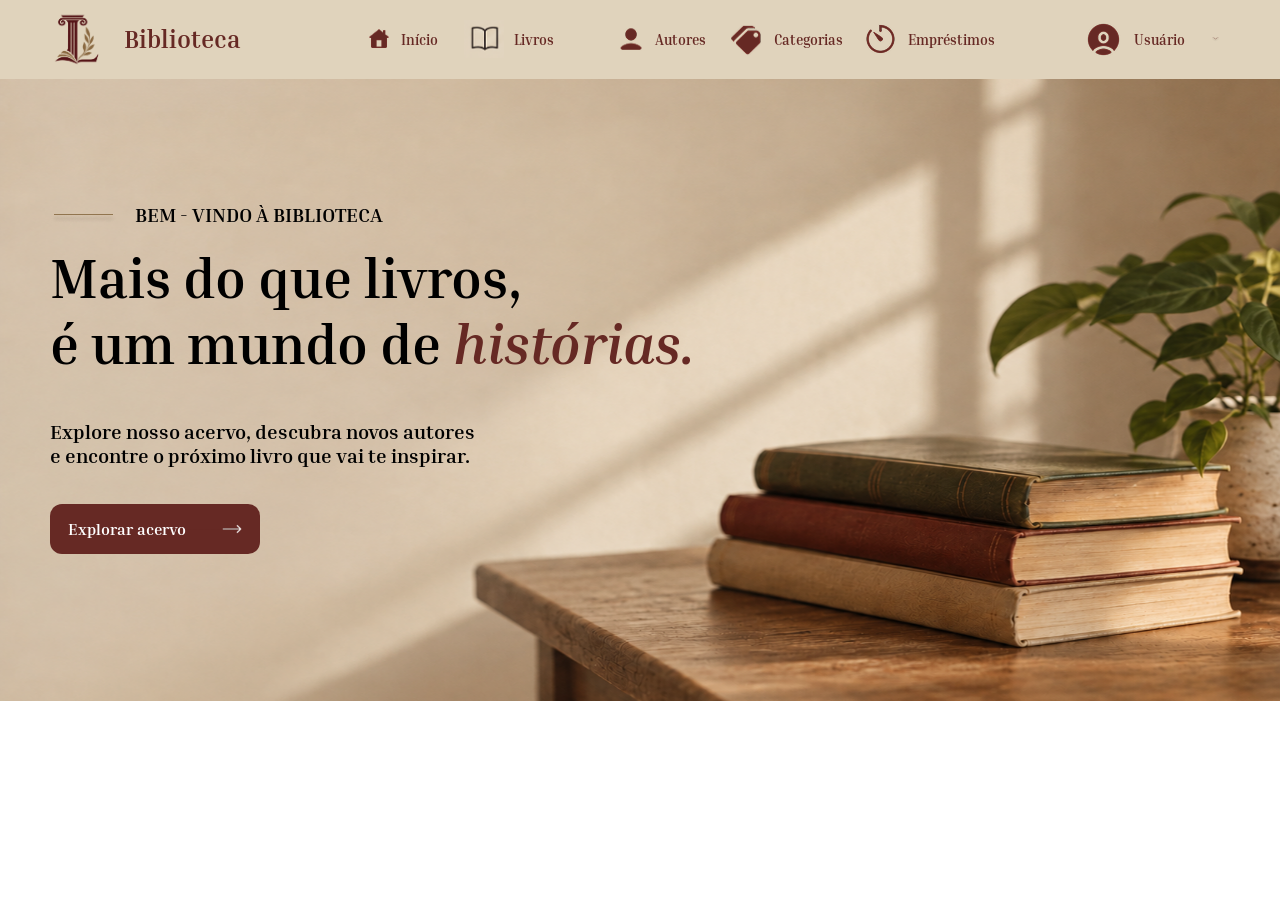
<file: index.html>
<!DOCTYPE html>
<html lang="pt-br">

<head>
    <meta charset="UTF-8">
    <meta name="viewport" content="width=device-width, initial-scale=1.0">
    <title>Livraria LIMA</title>
    <link rel="stylesheet" href="./css/style.css">
    <!-- Link fonte -->
    <link rel="preconnect" href="https://fonts.googleapis.com">
    <link rel="preconnect" href="https://fonts.gstatic.com" crossorigin>
    <link
        href="https://fonts.googleapis.com/css2?family=Inria+Serif:ital,wght@0,300;0,400;0,700;1,300;1,400;1,700&display=swap"
        rel="stylesheet">
</head>

<body>
    <header class="barra-navegacao">
        <div class="home-parte-1">
            <img class="logo" src="./img/img-perfil/logo-cort.png" alt="livro">
            <a href="#">Biblioteca</a>
        </div>

        <div class="home-parte-2">
            <ul>
                <li>
                    <img src="./img/img-home/Home.png" alt="">
                    <a href="./pages/home.html">Início</a>
                </li>
                <li>
                    <img src="./img/img-home/livro.png" alt="">
                    <a href="">Livros</a>
                </li>
                <li>
                    <img src="./img/img-home/User.png" alt="">
                    <a href="">Autores</a>
                </li>
                <li>
                    <img src="./img/img-home/Tags.png" alt="">
                    <a href="">Categorias</a>
                </li>
                <li>
                    <img src="./img/img-home/Timer.png" alt="">
                    <a href="">Empréstimos</a>
                </li>
            </ul>
        </div>
        <div class="home-parte-3">
            <img src="./img/img-home/User2.png" alt="#">
            <a href="./pages/user.html">Usuário</a>
            <img class="mais" src="img/img-home/traço.png" alt="">
        </div>
    </header>
    <main>
        <img class="img-main" src="./img/img-home/imgHome.png" alt="">
        <div class="texto-home">
            <div class="bem-vindo">
                <img class="traco" src="./img/img-home/traco-bem-vindo.png" alt="">
                <h1>BEM - VINDO À BIBLIOTECA</h1>
            </div>

            <h2>Mais do que livros, <br>é um mundo de <span class="lerolero">histórias.</span> </h2>
            <p>Explore nosso acervo, descubra novos autores <br> e encontre o próximo livro que vai te inspirar.</p>
            <span class="button"><a href="./pages/home.html">Explorar acervo <span class="espaco">------</span> <img src="./img/img-home/seta.png"
                        alt=""></a></span>
        </div>
    </main>

</body>

</html>
</file>
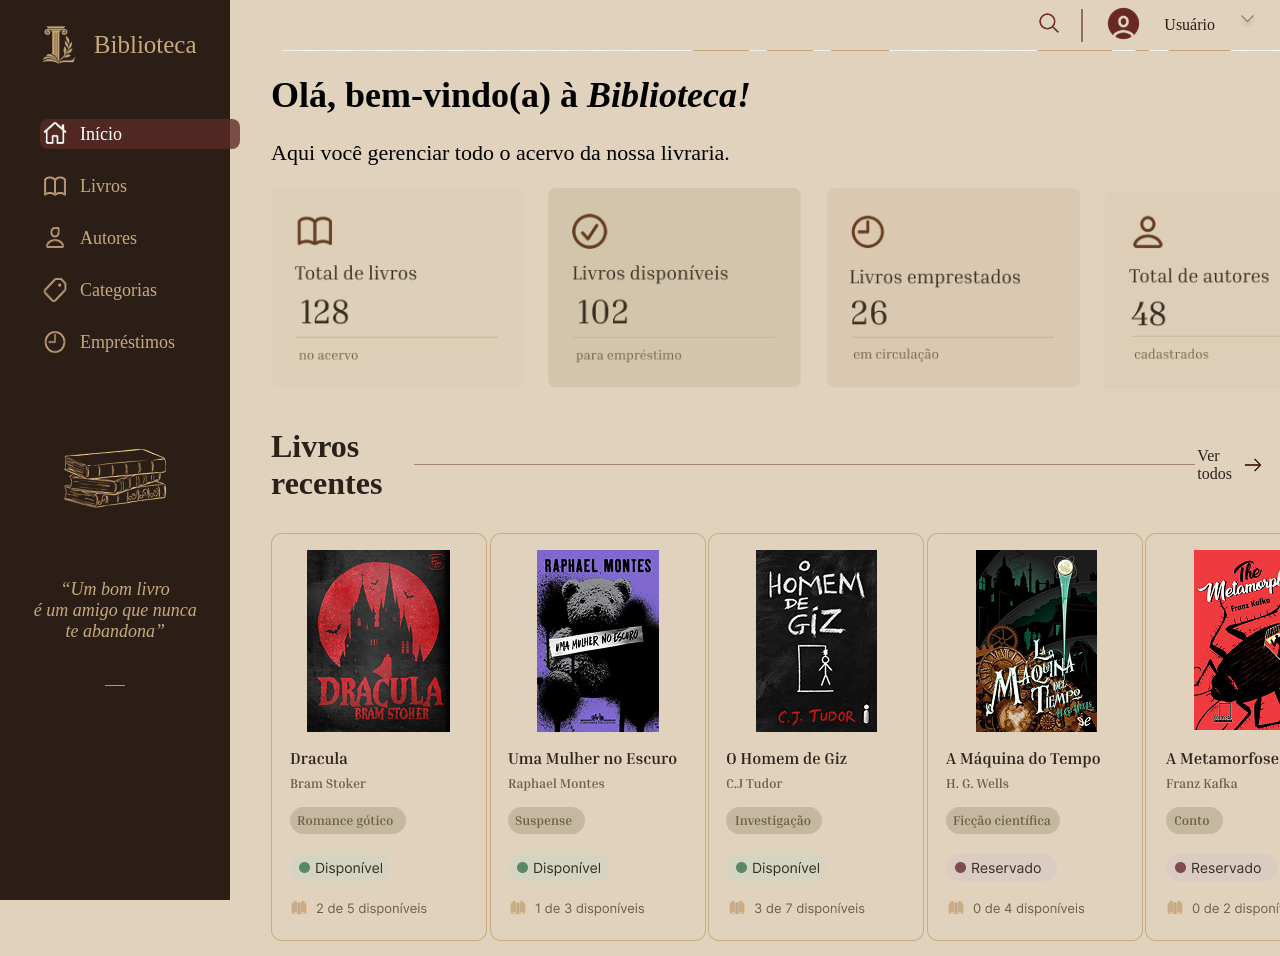
<file: pages/home.html>
<!DOCTYPE html>
<html lang="pt-br">

<head>
    <meta charset="UTF-8">
    <meta name="viewport" content="width=device-width, initial-scale=1.0">
    <title>Document</title>
    <link rel="stylesheet" href="../css/inicio.css">
</head>

<body>

    <div class="barra-navegacao-2">
        <a href=""><img src="../img/img-inicio/Search.png" alt=""></a>
        <img src="../img/img-inicio/aaaaaa.png" alt="">
        <a href="../pages/user.html"><img src="../img/img-inicio/useri.png" alt=""></a>
        <a href="../pages/user.html">Usuário</a>
        <a href=""><img class="treco" src="../img/img-home/traço.png" alt=""></a>
    </div>

    <img class="linhao" src="../img/img-perfil/Emblema Clássico com Coluna e Louros.png" alt="">

    <header class="barra-navegacao">
        <div class="home-parte-1">
            <img class="logo" src="../img/img-perfil/k.png" alt="livro">
            <a href="../index.html">Biblioteca</a>
        </div>

        <div class="home-parte-2">
            <ul>
                <li class="i">
                    <span class="fundo"></span>
                    <img src="../img/img-inicio/Homei.png" alt="">
                    <a href="">Início</a>
                </li>
                <li>
                    <img src="../img/img-inicio/livroi.png" alt="">
                    <a href="">Livros</a>
                </li>
                <li>
                    <img src="../img/img-inicio/autoresi.png" alt="">
                    <a href="">Autores</a>
                </li>
                <li>
                    <img src="../img/img-inicio/tagi.png" alt="">
                    <a href="">Categorias</a>
                </li>
                <li>
                    <img src="../img/img-inicio/timeri.png" alt="">
                    <a href="">Empréstimos</a>
                </li>
            </ul>
        </div>
        <div class="home-parte-3">
            <img class="livrao" src="../img/img-inicio/imglivro.png" alt="#">
            <p>“Um bom livro <br>
                é um amigo que nunca <br>
                te abandona”</p>
            <img class="mais" src="../img/img-inicio/linei.png" alt="">
        </div>
    </header>

    <main>
        <div class="boas-vindas">
            <h1>Olá, bem-vindo(a) à <span>Biblioteca!</span> </h1>
            <p>Aqui você gerenciar todo o acervo da nossa livraria.</p>
        </div>      
        <img class="cards" src="../img/img-inicio/cardsss.png" alt="">

        <div class="livrosss">

            <div class="texto-liv">
                <h1>Livros recentes</h1>
                <img src="../img/img-inicio/line.png" alt="">
                <p>Ver todos</p>
                <img src="../img/img-inicio/setamarrom.png" alt="">
            </div>

            <div class="img-liv">
                <img src="../img/img-inicio/dracula.png" alt="">
                <img src="../img/img-inicio/Roxo.png" alt="">
                <img src="../img/img-inicio/giz.png" alt="">
                <img src="../img/img-inicio/maq.png" alt="">
                <img src="../img/img-inicio/bixo.png" alt="">
            </div>
        </div>

    </main>

</body>

</html>
</file>
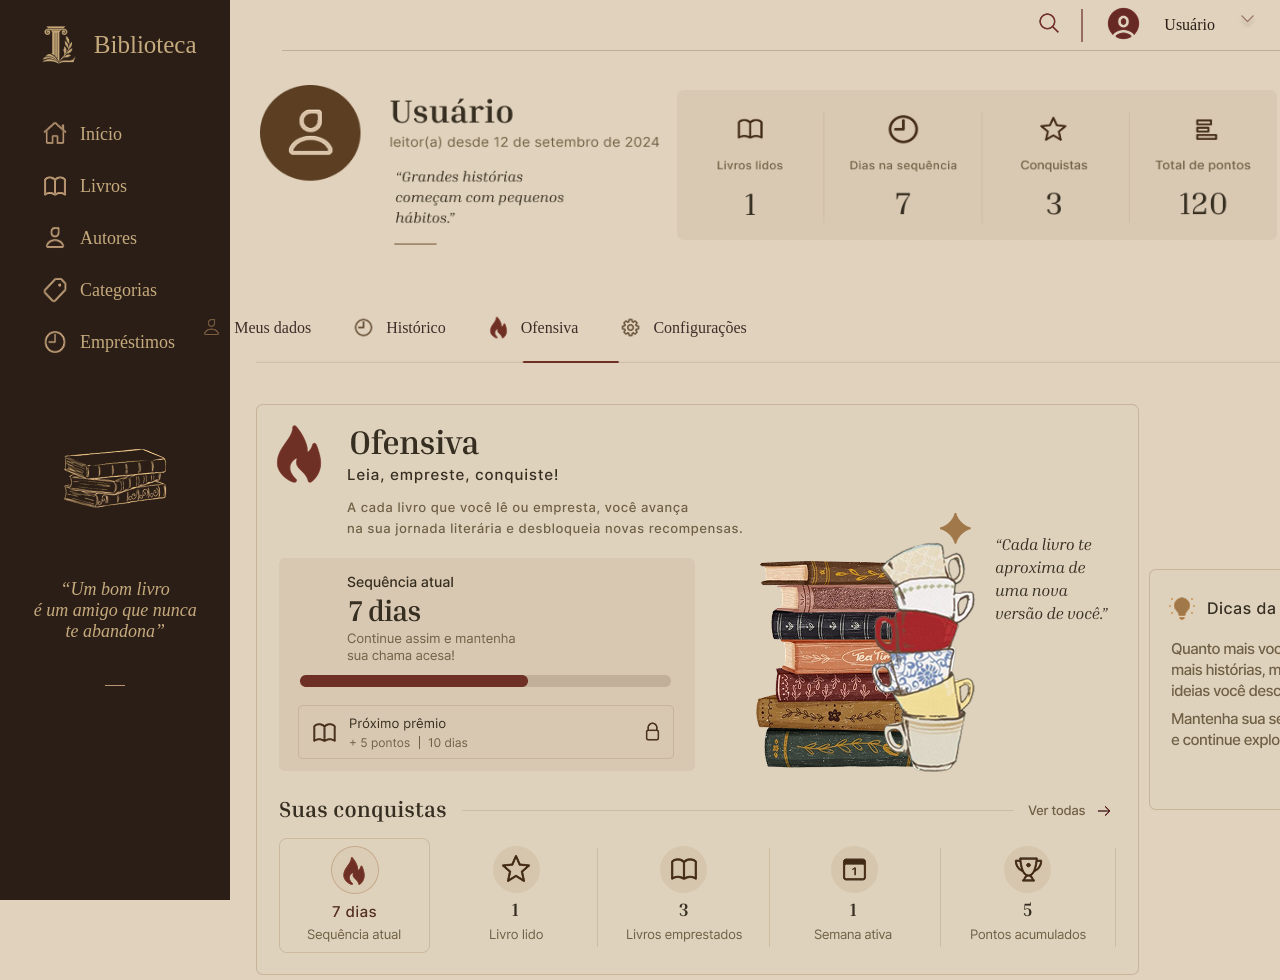
<file: pages/user.html>
<!DOCTYPE html>
<html lang="en">

<head>
    <meta charset="UTF-8">
    <meta name="viewport" content="width=device-width, initial-scale=1.0">
    <title>Document</title>
    <link rel="stylesheet" href="../css/user.css">
</head>

<body>

    <div class="barra-navegacao-2">
        <a href=""><img src="../img/img-inicio/Search.png" alt=""></a>
        <img src="../img/img-inicio/aaaaaa.png" alt="">
        <a href=""><img src="../img/img-inicio/useri.png" alt=""></a>
        <a href="">Usuário</a>
        <a href=""><img class="treco" src="../img/img-home/traço.png" alt=""></a>
    </div>

    <img class="linhao" src="../img/img-inicio/linhons.png" alt="">

    <header class="barra-navegacao">
        <div class="home-parte-1">
             <img class="logo" src="../img/img-perfil/k.png" alt="livro">
            <a href="../index.html">Biblioteca</a>
        </div>

        <div class="home-parte-2">
            <ul>
                <li class="i">
                    <img src="../img/img-inicio/home-page.png" alt="">
                    <a href="home.html">Início</a>
                </li>
                <li>
                    <img src="../img/img-inicio/livroi.png" alt="">
                    <a href="">Livros</a>
                </li>
                <li>
                    <img src="../img/img-inicio/autoresi.png" alt="">
                    <a href="">Autores</a>
                </li>
                <li>
                    <img src="../img/img-inicio/tagi.png" alt="">
                    <a href="">Categorias</a>
                </li>
                <li>
                    <img src="../img/img-inicio/timeri.png" alt="">
                    <a href="">Empréstimos</a>
                </li>
            </ul>
        </div>
        <div class="home-parte-3">
            <img class="livrao" src="../img/img-inicio/imglivro.png" alt="#">
            <p>“Um bom livro <br>
                é um amigo que nunca <br>
                te abandona”</p>
            <img class="mais" src="../img/img-inicio/linei.png" alt="">
        </div>
    </header>

    <main>

        <div class="imgs-1">
            <img class="usuario" src="../img/img-perfil/user.png" alt="">
            <img class="dias" src="../img/img-perfil/diass.png" alt="">
        </div>

        <div class="divisao-das-aguas">
            <ul>
                <li>
                    <img src="/img/img-perfil/userio.png" alt="">
                    <a href="">Meus dados</a>
                </li>
                <li>
                    <img src="/img/img-perfil/clock.png" alt="">
                    <a href="">Histórico</a>
                </li>
                <li class="marrom">
                    <img src="/img/img-perfil/fogo.png" alt="">
                    <a href="">Ofensiva</a>
                </li>
                <li>
                    <img src="/img/img-perfil/Settings.png" alt="">
                    <a href="">Configurações</a>
                </li>
            </ul>
           
        </div>

         <img class="lines" src="../img/img-perfil/linha.png" alt="">

        <div class="imgs-2">
            <img class="ofensiva" src="../img/img-perfil/ofensiva.png" alt="">
            <img class="dicas" src="../img/img-perfil/dicas.png" alt="">
        </div>
    </main>

</body>

</html>
</file>
<file: css/style.css>
* {
    box-sizing: border-box;
}

body {
    margin: 0;
    padding: 0;
    width: 100%;
}


/* ========================== BARRA DE NAVEGAÇÃO ========================== */

.barra-navegacao {
    width: 100%;
    display: flex;
    justify-content: space-around;
    align-items: center;
    background-color: #e0d3bc;
}

.barra-navegacao a,
.barra-navegacao ul {
    list-style: none;
    text-decoration: none;
    color: #662924;
    font-size: 14px;
    font-family: "Inria Serif", serif;
    font-weight: 700;

}

.logo{
    width: 70px;
    height: 70px;
}

.home-parte-1 {
    display: flex;
    justify-content: space-around;
    align-items: center;
    gap: 10px;
}

.home-parte-1 a {
    font-size: 25px;

}

.home-parte-2 ul {
    display: flex;
    justify-content: space-around;
    align-items: center;
    gap: 20px;
}

.home-parte-2 li {
    display: flex;
    align-items: center;
    gap: 10px;
}

.home-parte-3 {
    display: flex;
    justify-content: space-around;
    align-items: center;
    gap: 10px;
}

.home-parte-2 img {
    width: 30%;
}

.home-parte-3 img {
    height: 39px;
    width: 41px;
}

.mais {
    height: 19.33px;
    width: 16.98px;
    padding: 15px;
}





/* ========================== MAIN ========================== */

main {
    width: 100%;
    height: 622px;
    position: relative;
    overflow: hidden;
}

.img-main {
    z-index: 1;
    width: 100%;
    height: 100%;
}

.texto-home,
.bem-vindo {
    z-index: 2;
    font-family: "Inria Serif", serif;
    font-weight: 700;
}

.bem-vindo h1 {
    position: absolute;
    font-size: 20px;
    top: 110px;
    left: 135px;
}

.bem-vindo img {
    position: absolute;
    top: 135px;
    left: 50px;
}

.texto-home h2 {
    position: absolute;
    top: 120px;
    left: 50px;
    font-size: 55px;
}

.lerolero {
    font-style: italic;
    color: #662924;
}

.texto-home p {
    position: absolute;
    font-size: 20px;
    top: 320px;
    left: 50px;
}

.button {
    position: absolute;
    background-color: #662924;
    color: #ffffffff;
    padding: 10px 18px;
    left: 50px;
    top: 425px;
    border-radius: 12px;
}

.button img {
    height: 30px;
    overflow: hidden;
}

.button a {
    display: flex;
    text-decoration: none;
    color: #ffff;
    align-items: center;
}

.espaco {
    color: #662924;
}
</file>
<file: css/inicio.css>
* {
    box-sizing: border-box;
}

body {
    margin: 0;
    padding: 0;
    width: 100%;
    background-color: #e0d2bc;
}


/* ========================== BARRA DE NAVEGAÇÃO ========================== */

.barra-navegacao {
    width: 18%;
    height: 100dvh;
    display: flex;
    justify-content: space-around;
    background-color: #2B1E17;
    flex-direction: column;
    align-items: center;
    justify-content: flex-start;
    gap: 30px;
    padding-top: 20px;
    position: fixed;
}

.barra-navegacao a,
.barra-navegacao ul,
.barra-navegacao p {
    list-style: none;
    text-decoration: none;
    color: #C5AA7D;
    font-size: 18px;
    font-family: "Inria Serif", serif;
    font-weight: 500;
    text-align: center;

}



.barra-navegacao p{
    font-weight: 500;
    font-style: italic;
}

.home-parte-1 {
    display: flex;
    justify-content: space-around;
    gap: 10px;
    justify-content: center;
}

.home-parte-1 a {
    font-size: 25px;
}

.home-parte-1{
    display: flex;
    align-items: center;
}

.home-parte-2 {
    width: 100%;
}

.home-parte-2 ul {
    display: flex;
    justify-content: space-around;
    align-items: flex-start;
    gap: 20px;
    flex-direction: column;
}

.home-parte-2 li {
    display: flex;
    align-items: center;
    gap: 10px;
}

.home-parte-3 {
    display: flex;
    justify-content: space-around;
    align-items: center;
    flex-direction: column;
    gap: 10px;
}

.home-parte-2 img {
    height: 32px;
    width: 30px;
}

.livrao {
    height: 145px;
    width: 145px;
}

.mais {
    width: 50px;
    padding: 15px;
}

.home-parte-1 li,
.home-parte-2 li,
.home-parte-3 li {
    display: flex;
    align-items: center;
}

.i a{
    color: white;
}

.logo{
    width: 50px;
    height: 50px;
}

.i{
    position: relative;
    z-index: 1;
}

.fundo{
    position: absolute;
    display: flex;
    padding: 15px 100px;
    background-color: #5C2B26 ;
    opacity: 0.79;
    border-radius: 8px;
    z-index: -1;
}

.barra-navegacao a:hover{
    color: white;
}

/* barra de navegação 2 */

.barra-navegacao-2 {
    display: flex;
    position: absolute;
    left: 18%;
    width: 82%;
    height: 50px;
    justify-content: space-around;
    justify-content: flex-end;
    align-items: center;
    background-color: #e0d2bc;
    gap: 20px;
    padding-right: 20px;
}

.barra-navegacao-2 a {
    color: #2B1E17;
    text-decoration: none;

}

.linhao{
    display: flex;
    position: absolute;
    left: 22%;
    align-items: center;
    width: 1146px;
    height: 1px;
    top: 50px
}

/* main */

main{
    position: absolute;
    display: flex;
    left: 20%;
    width: 80%;
    top: 50px;
    height: 100%;
    justify-content: space-around;
    flex-direction: column;
    font-family: "Inria Serif", serif;
}

.boas-vindas{
    padding-left: 15px;
}

.boas-vindas h1{
    font-size: 36px;
}

.boas-vindas p{
    font-size: 22px;
}

.boas-vindas span{
    font-style: italic;
}

.cards{
    width: 1100px;
    padding-left: 15px;
}




/* livrunhoss */


.livrosss{
    display: flex;
    font-family: "Inria Serif", serif;
    padding: 15px;
    justify-content: space-around;
    flex-direction: column;
    gap: 10px;
}

.texto-liv{
    display: flex;
    justify-content: space-around;
    align-items: center;
    gap: 2.5px;
}

.texto-liv h1,
.texto-liv p{
    color: #2B211B;
}

.img-liv{
    display: flex;
    justify-content: space-around;
    gap: 2.5px;
}
</file>
<file: css/user.css>
* {
    box-sizing: border-box;
}

body {
    margin: 0;
    padding: 0;
    width: 100%;
    background-color: #e0d2bc;
}


/* ========================== BARRA DE NAVEGAÇÃO ========================== */

.barra-navegacao {
    width: 18%;
    height: 100dvh;
    display: flex;
    justify-content: space-around;
    background-color: #2B1E17;
    flex-direction: column;
    align-items: center;
    justify-content: flex-start;
    gap: 30px;
    padding-top: 20px;
    position: fixed;
}

.barra-navegacao a,
.barra-navegacao ul,
.barra-navegacao p {
    list-style: none;
    text-decoration: none;
    color: #C5AA7D;
    font-size: 18px;
    font-family: "Inria Serif", serif;
    font-weight: 500;
    text-align: center;

}



.barra-navegacao p{
    font-weight: 500;
    font-style: italic;
}

.home-parte-1 {
    display: flex;
    justify-content: space-around;
    gap: 10px;
    justify-content: center;
}

.home-parte-1 a {
    font-size: 25px;
}

.home-parte-1{
    display: flex;
    align-items: center;
 
}

.home-parte-2 {
    width: 100%;
}

.home-parte-2 ul {
    display: flex;
    justify-content: space-around;
    align-items: flex-start;
    gap: 20px;
    flex-direction: column;
}

.home-parte-2 li {
    display: flex;
    align-items: center;
    gap: 10px;
}

.home-parte-3 {
    display: flex;
    justify-content: space-around;
    align-items: center;
    flex-direction: column;
    gap: 10px;
}

.home-parte-2 img {
    height: 32px;
    width: 30px;
}

.livrao {
    height: 145px;
    width: 145px;
}

.mais {
    width: 50px;
    padding: 15px;
}

.home-parte-1 li,
.home-parte-2 li,
.home-parte-3 li {
    display: flex;
    align-items: center;
}

.logo{
    width: 50px;
    height: 50px;
}

.i{
    position: relative;
    z-index: 1;
}

.fundo{
    position: absolute;
    display: flex;
    padding: 15px 100px;
    background-color: #5C2B26 ;
    opacity: 0.79;
    border-radius: 8px;
    z-index: -1;
}

.barra-navegacao a:hover{
    color: white;
}

/* barra de navegação 2 */

.barra-navegacao-2 {
    display: flex;
    position: absolute;
    left: 18%;
    width: 82%;
    height: 50px;
    justify-content: space-around;
    justify-content: flex-end;
    align-items: center;
    background-color: #e0d2bc;
    gap: 20px;
    padding-right: 20px;
}

.barra-navegacao-2 a {
    color: #2B1E17;
    text-decoration: none;

}

.linhao {
    display: flex;
    position: absolute;
    left: 22%;
    align-items: center;
    width: 1146px;
    height: 1px;
    top: 50px
}

/* main */

main {
    position: absolute;
    display: flex;
    left: 20%;
    width: 80%;
    top: 80px;
    height: 100%;
    justify-content: space-around;
    flex-direction: column;
    font-family: "Inria Serif", serif;
    gap: 10px;
}

.imgs-1 {
    display: flex;
    justify-content: space-around;
    align-items: center;
    gap: 10px;
}

.usuario {
    width: 400px;
    height: 160px;
}

.dias {
    width: 600px;
    height: 150px;
}

.imgs-2 {
    display: flex;
    justify-content: space-around;
    align-items: center;
    gap: 10px;
    margin-top: 20px;

}

.ofensiva {
    width: 883px;
    height: 571px;
}

.dicas {
    width: 238px;
    height: 241px;
}

.divisao-das-aguas {
    display: flex;
    justify-content: space-around;
    margin-top: 50px;
    align-items: center;
}

.divisao-das-aguas li {
    display: flex;
    align-items: center;
    gap: 10px;
}

.divisao-das-aguas img {
    height: 25px;
    width: 25px;
    align-items: flex-end;
    justify-content: flex-end;

}




.divisao-das-aguas ul {
    list-style: none;
    margin: 0;
    padding: 0;
    display: flex;
    align-items: center;    
    gap: 40px;
    margin-left: -590px;

}

.divisao-das-aguas a {
    text-decoration: none;
    color: #3e2e29;
}


.lines {
    padding: -50px;
}
</file>
